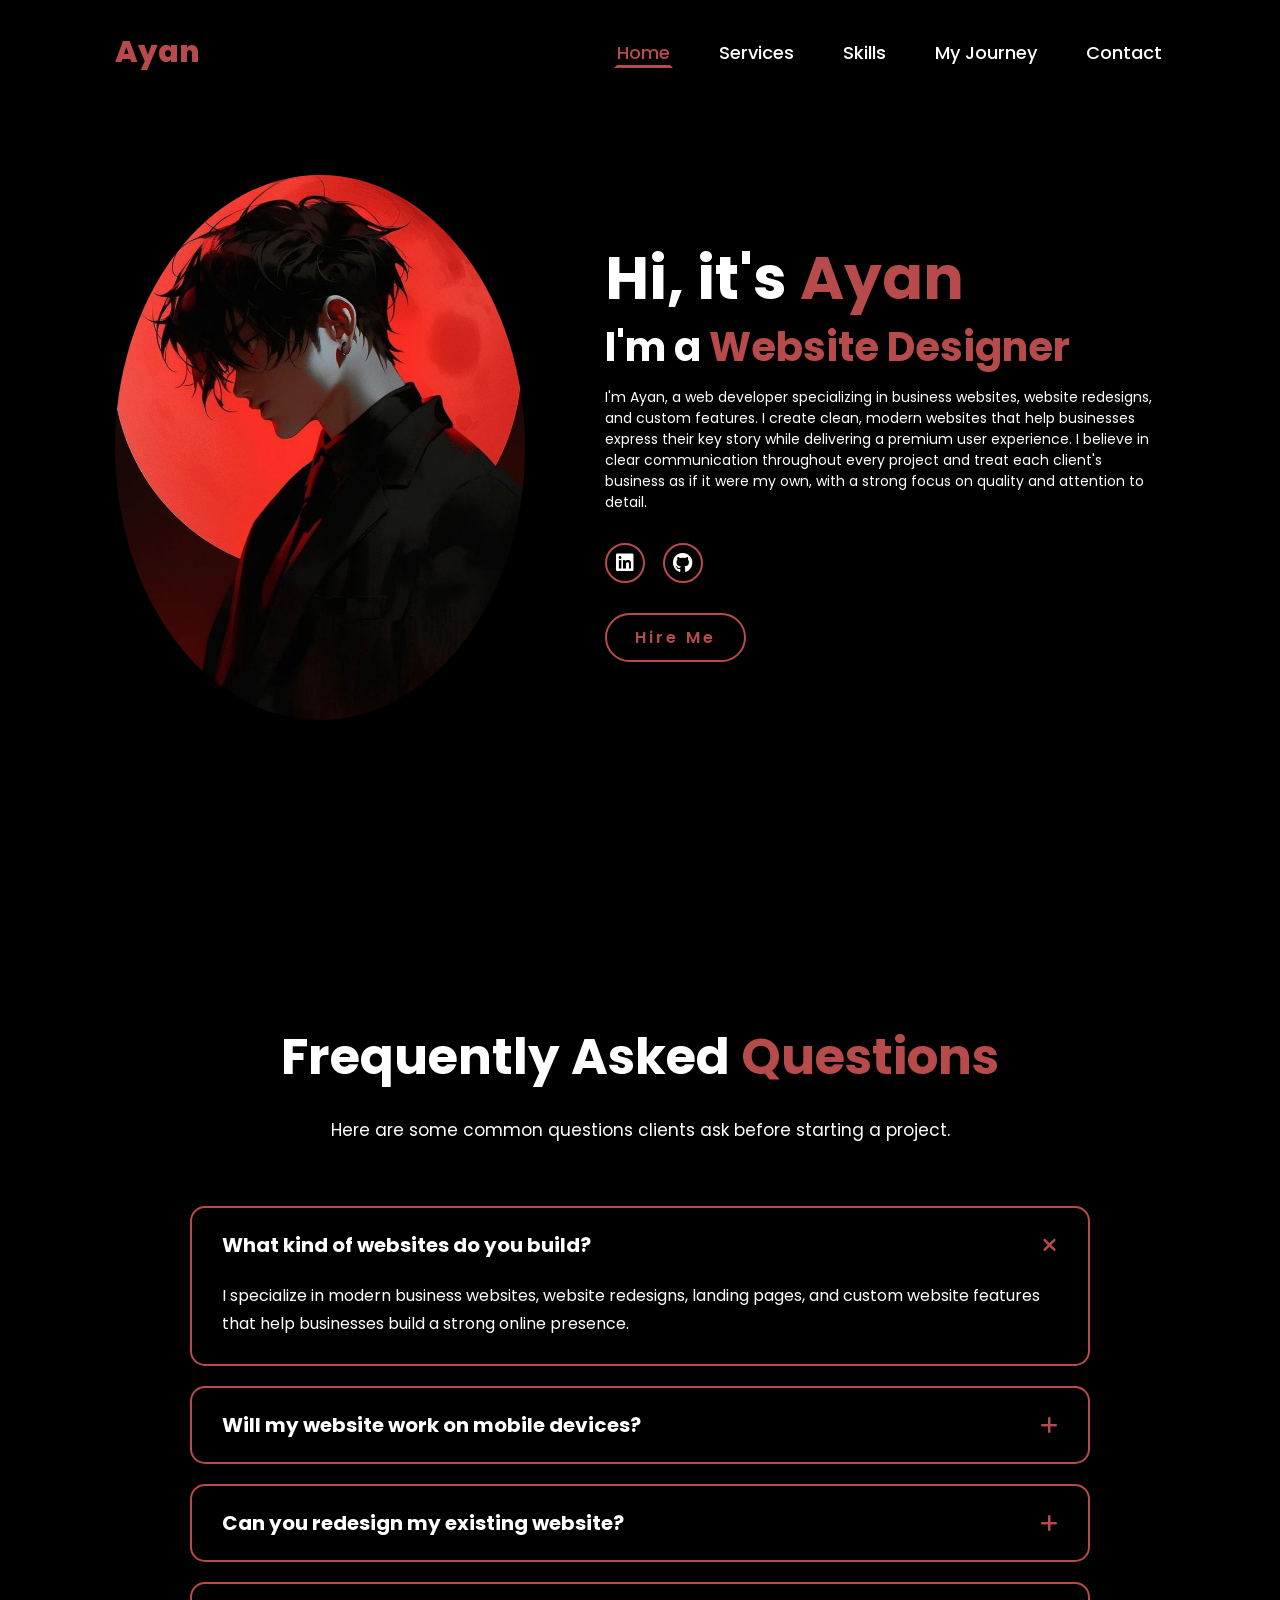
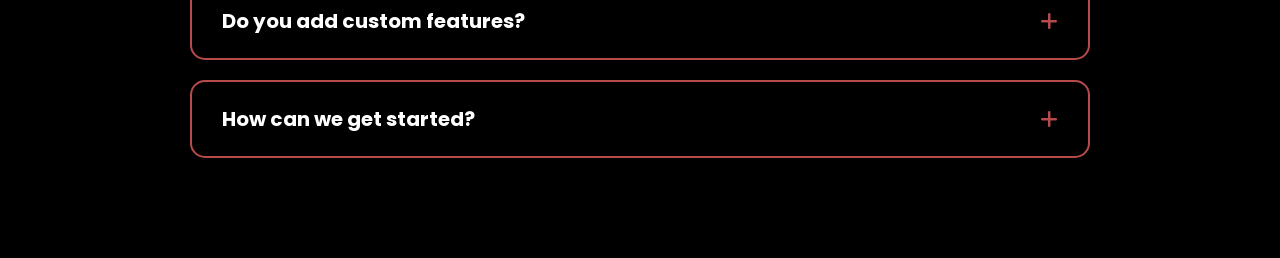
<file: index.html>
<!DOCTYPE html>
<html lang="en">
<head>
    <meta charset="UTF-8">
    <meta name="viewport" content="width=device-width, initial-scale=1.0">
    <link rel="stylesheet" href="style.css">
    <link rel="stylesheet" href="https://cdnjs.cloudflare.com/ajax/libs/font-awesome/6.5.2/css/all.min.css">
    <title>Ayan's Portfolio</title>
</head>
<body>
    <header>
        <a href="#" class="logo">Ayan</a>
        <i class="fa-solid fa-bars" id="menu-icon"></i>


        <nav>
            <a href="#" class="active">Home</a>
            <a href="service.html">Services</a>
            <a href="skill.html">Skills</a>
            <a href="myjourney.html">My Journey</a>
            <a href="contact.html">Contact</a>
        </nav>
    </header>
    <section class="home">
        <div class="home-img">
            <img src="main.jpg" alt="">
        </div>
        <div class="home-content">
            <h1>Hi, it's <Span>Ayan</Span></h1>
            <h3 class="typing-text">I'm a <Span> </Span></h3>
            <p> I'm Ayan, a web developer specializing in business websites, website redesigns, and custom features. I create clean, modern websites that help businesses express their key story while delivering a premium user experience. I believe in clear communication throughout every project and treat each client's business as if it were my own, with a strong focus on quality and attention to detail.
</p>
            <div class="social-icons">
                <a href="https://www.linkedin.com/in/ayannaayak?utm_source=share_via&utm_content=profile&utm_medium=member_android"><i class="fa-brands fa-linkedin"></i></a>
                <a href="https://github.com/ayannaayak"><i class="fa-brands fa-github"></i></a>
                <!-- <a href="#"><i class="fa-brands fa-instagram"></i></a> -->
            </div>
            <a href="contact.html" class="btn">Hire Me</a>
        </div>
    </section>
    <section class="faq">

    <div class="faq-heading">
        <h1>Frequently Asked <span>Questions</span></h1>

        <p>
            Here are some common questions clients ask before starting a project.
        </p>
    </div>

    <div class="faq-container">

        <div class="faq-item active">
            <div class="faq-question">
                <h3>What kind of websites do you build?</h3>
                <i class="fa-solid fa-plus"></i>
            </div>

            <div class="faq-answer">
                <p>
                    I specialize in modern business websites, website redesigns,
                    landing pages, and custom website features that help businesses
                    build a strong online presence.
                </p>
            </div>
        </div>

        <div class="faq-item">
            <div class="faq-question">
                <h3>Will my website work on mobile devices?</h3>
                <i class="fa-solid fa-plus"></i>
            </div>

            <div class="faq-answer">
                <p>
                    Yes. Every website I build is fully responsive and optimized for
                    desktops, tablets, and smartphones.
                </p>
            </div>
        </div>

        <div class="faq-item">
            <div class="faq-question">
                <h3>Can you redesign my existing website?</h3>
                <i class="fa-solid fa-plus"></i>
            </div>

            <div class="faq-answer">
                <p>
                    Absolutely. I can redesign outdated websites with a modern look,
                    improved performance, and a better user experience while keeping
                    your business goals in mind.
                </p>
            </div>
        </div>

        <div class="faq-item">
            <div class="faq-question">
                <h3>Do you add custom features?</h3>
                <i class="fa-solid fa-plus"></i>
            </div>

            <div class="faq-answer">
                <p>
                    Yes. Whether you need booking forms, calculators, custom sections,
                    interactive components, or other unique functionality, I can build
                    features tailored to your requirements.
                </p>
            </div>
        </div>

        <div class="faq-item">
            <div class="faq-question">
                <h3>How can we get started?</h3>
                <i class="fa-solid fa-plus"></i>
            </div>

            <div class="faq-answer">
                <p>
                    Simply contact me through the Contact page or LinkedIn. We'll
                    discuss your project, your goals, and the best solution for your
                    business.
                </p>
            </div>
        </div>

    </div>

</section>
    <script src="script.js"></script>
</body>
</html>
</file>
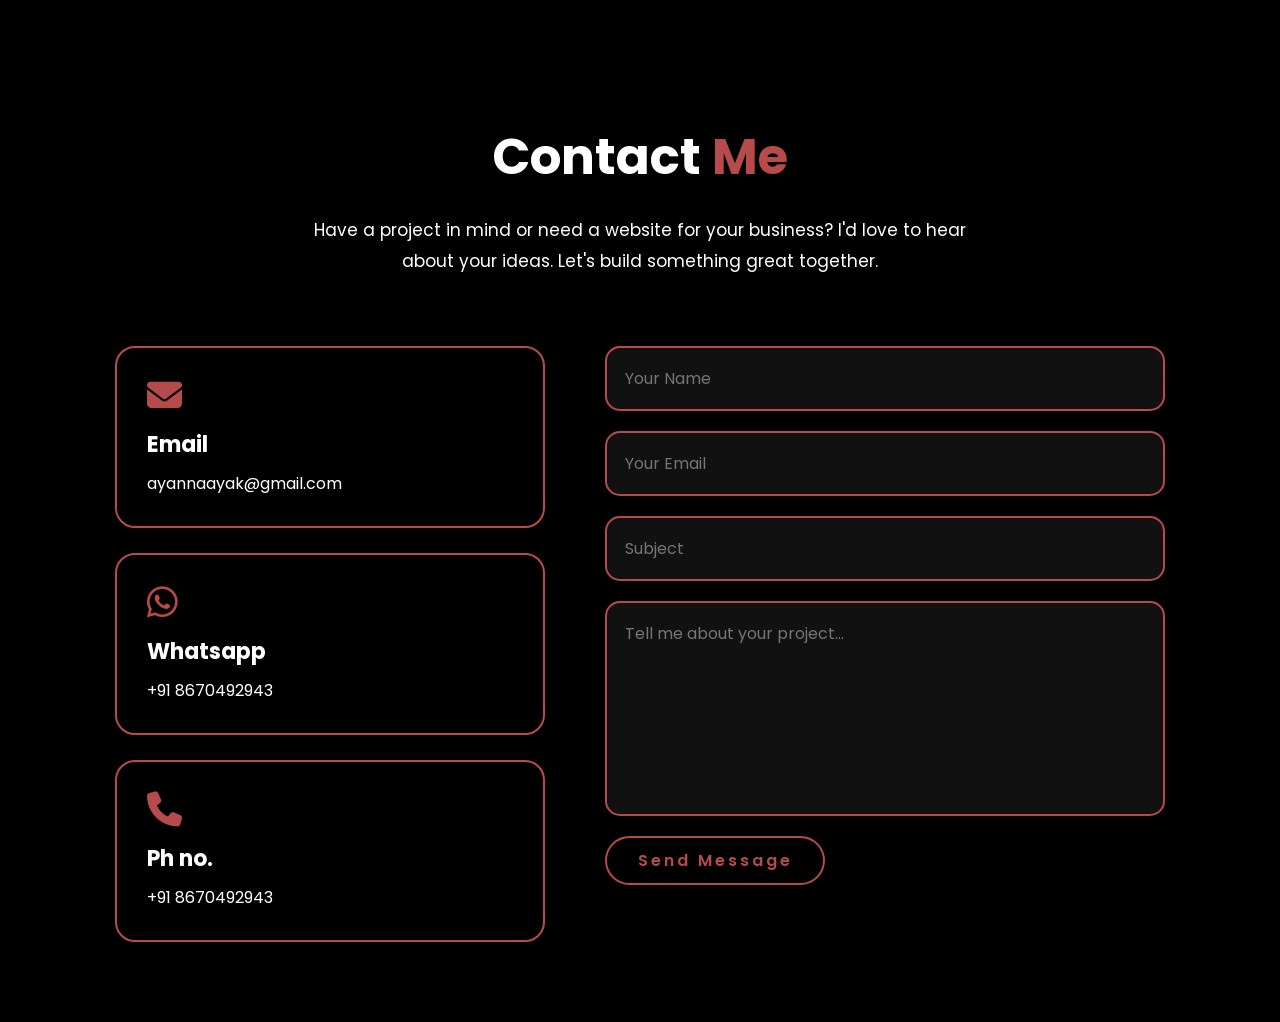
<file: contact.html>
<!DOCTYPE html>
<html lang="en">
<head>
    <meta charset="UTF-8">
    <meta name="viewport" content="width=device-width, initial-scale=1.0">
    <link rel="stylesheet" href="https://cdnjs.cloudflare.com/ajax/libs/font-awesome/6.5.2/css/all.min.css">
    <link rel="stylesheet" href="contact.style.css">
    <link rel="stylesheet" href="style.css">
    <title>Contact</title>
</head>
<body>
    <section class="contact">

    <div class="contact-heading">

        <h1>Contact <span>Me</span></h1>

        <p>
            Have a project in mind or need a website for your business?
            I'd love to hear about your ideas. Let's build something great together.
        </p>

    </div>

    <div class="contact-container">

        <div class="contact-info">

            <div class="info-box">
                <i class="fa-solid fa-envelope"></i>
                <h3>Email</h3>
                <p>ayannaayak@gmail.com</p>
            </div>

            <div class="info-box">
                <i class="fa-brands fa-whatsapp"></i>
                <h3>Whatsapp</h3>
                <p>+91 8670492943</p>
            </div>

            <div class="info-box">
                <i class="fa-solid fa-phone"></i>
                <h3>Ph no.</h3>
                <p>+91 8670492943</p>
            </div>

        </div>

        <form class="contact-form">

            <input type="text" placeholder="Your Name" required>

            <input type="email" placeholder="Your Email" required>

            <input type="text" placeholder="Subject">

            <textarea rows="7" placeholder="Tell me about your project..." required></textarea>

            <button class="btn">Send Message</button>

        </form>

    </div>

</section>
</body>
</html>
</file>
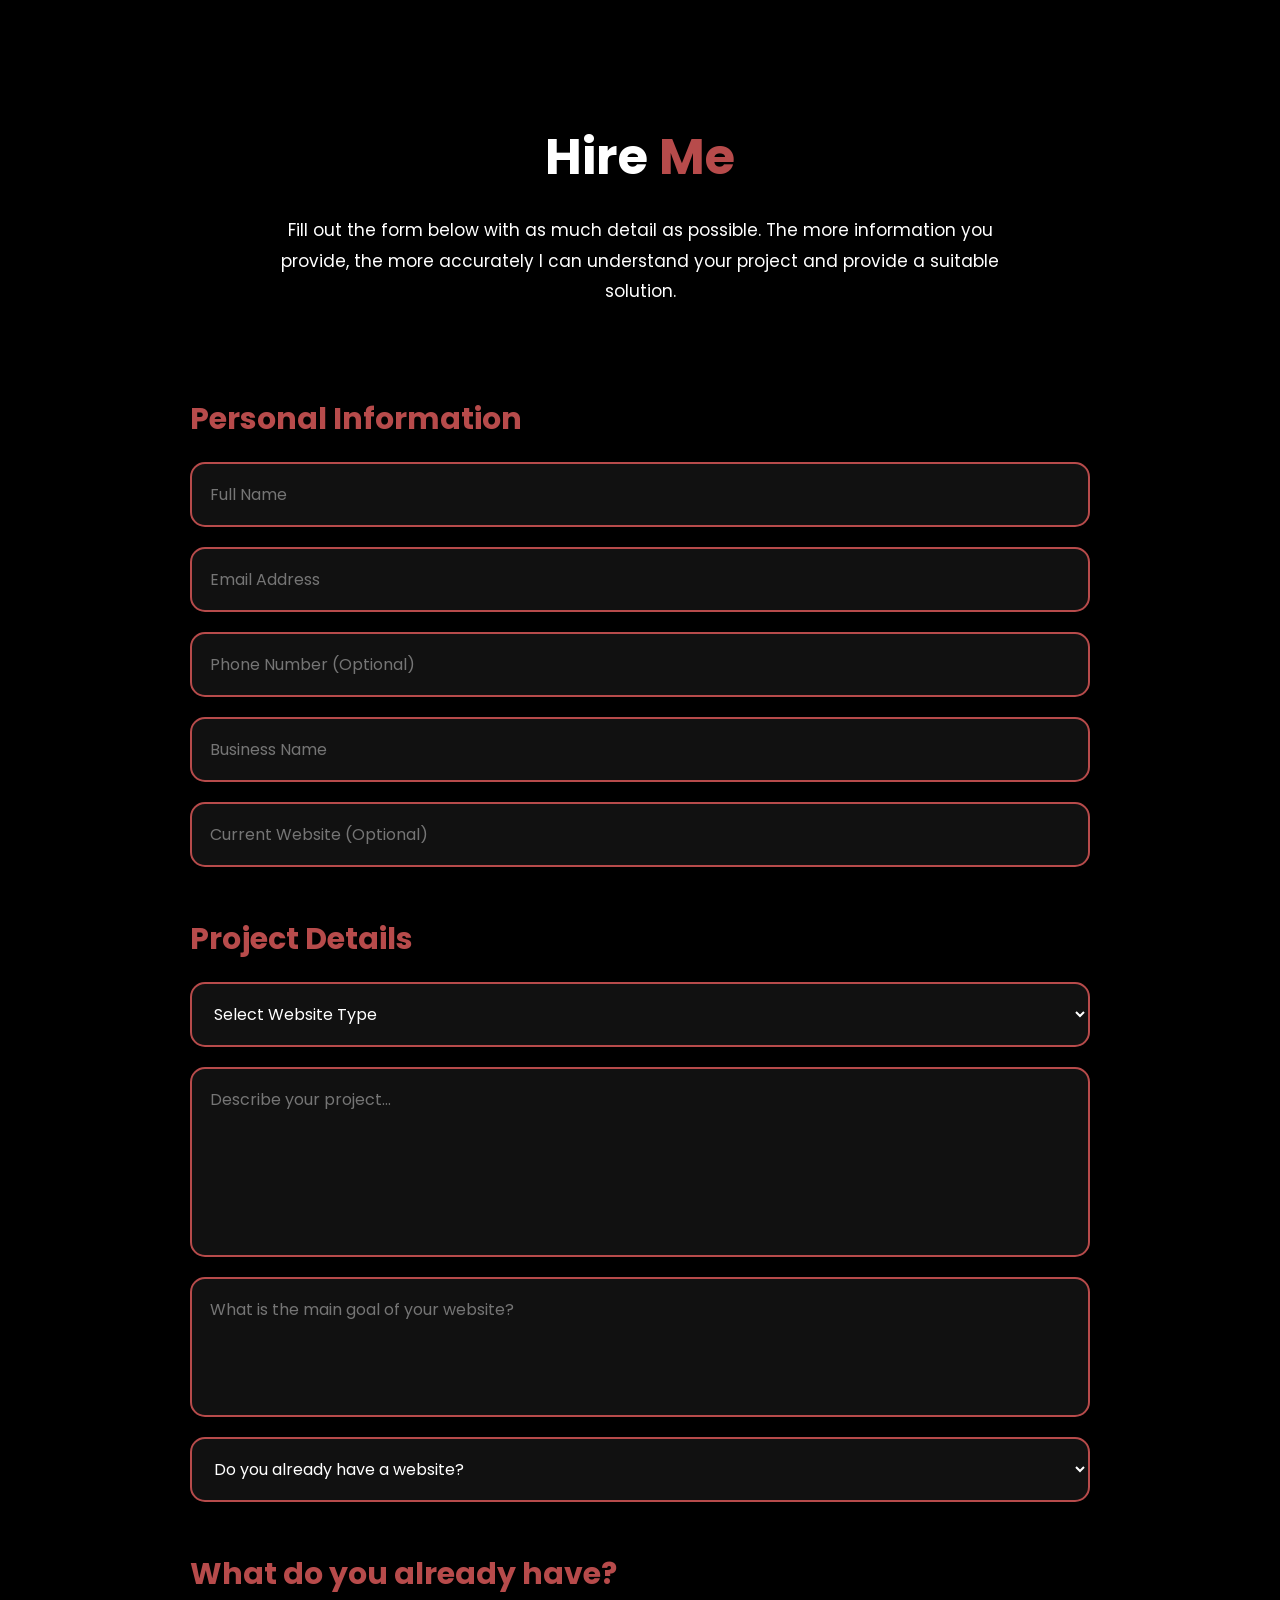
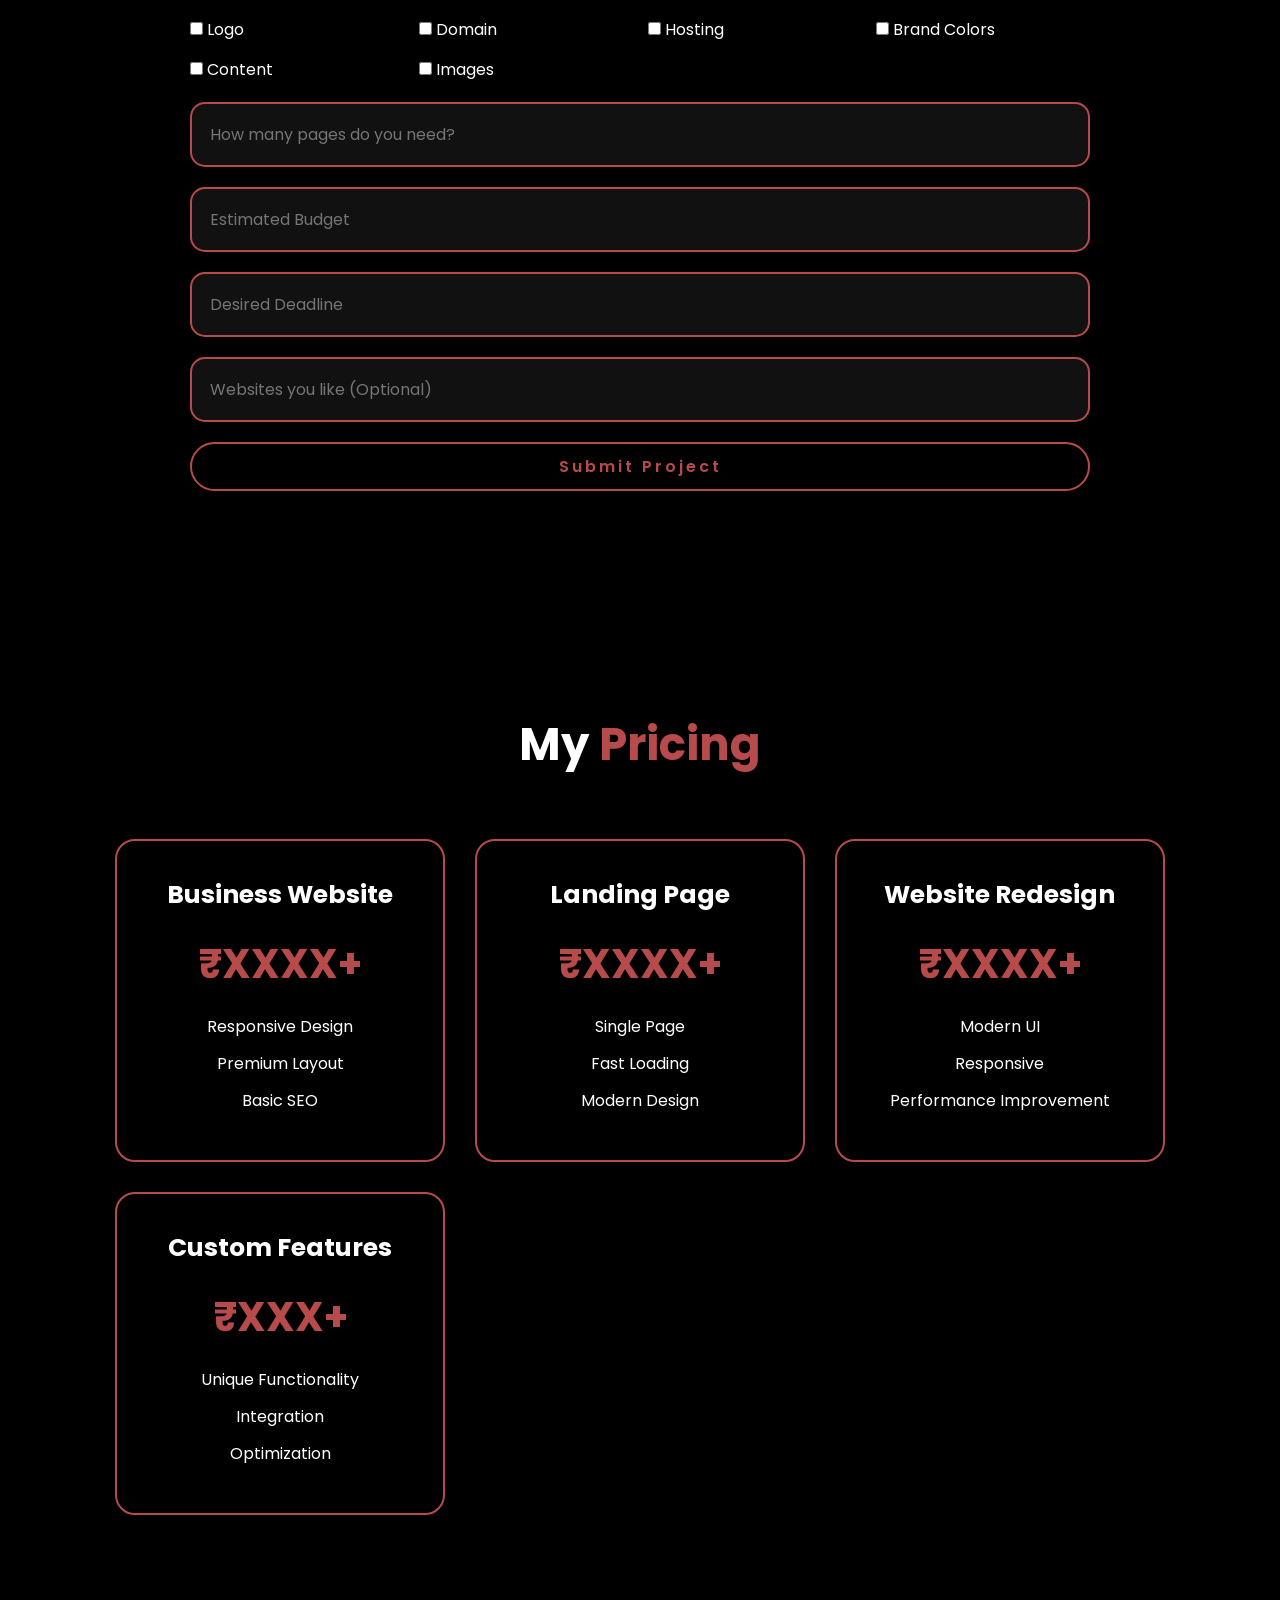
<file: hireme.html>
<!DOCTYPE html>
<html lang="en">
<head>
    <meta charset="UTF-8">
    <meta name="viewport" content="width=device-width, initial-scale=1.0">
    <link rel="stylesheet" href="hireme.style.css">
    <link rel="stylesheet" href="style.css">
    <title>Hire Me</title>
</head>
<body>
    <section class="hire">

    <div class="hire-heading">
        <h1>Hire <span>Me</span></h1>

        <p>
            Fill out the form below with as much detail as possible.
            The more information you provide, the more accurately I can
            understand your project and provide a suitable solution.
        </p>
    </div>

    <form class="hire-form">

        <h2>Personal Information</h2>

        <input type="text" placeholder="Full Name" required>
        <input type="email" placeholder="Email Address" required>
        <input type="tel" placeholder="Phone Number (Optional)">
        <input type="text" placeholder="Business Name">
        <input type="url" placeholder="Current Website (Optional)">

        <h2>Project Details</h2>

        <select>
            <option>Select Website Type</option>
            <option>Business Website</option>
            <option>Landing Page</option>
            <option>Portfolio</option>
            <option>E-commerce</option>
            <option>Blog</option>
            <option>Other</option>
        </select>

        <textarea rows="6" placeholder="Describe your project..."></textarea>

        <textarea rows="4" placeholder="What is the main goal of your website?"></textarea>

        <select>
            <option>Do you already have a website?</option>
            <option>Yes</option>
            <option>No</option>
        </select>

        <h2>What do you already have?</h2>

        <div class="check-grid">

            <label><input type="checkbox"> Logo</label>
            <label><input type="checkbox"> Domain</label>
            <label><input type="checkbox"> Hosting</label>
            <label><input type="checkbox"> Brand Colors</label>
            <label><input type="checkbox"> Content</label>
            <label><input type="checkbox"> Images</label>

        </div>

        <input type="number" placeholder="How many pages do you need?">

        <input type="text" placeholder="Estimated Budget">

        <input type="text" placeholder="Desired Deadline">

        <input type="url" placeholder="Websites you like (Optional)">

        <button class="btn">Submit Project</button>

    </form>

</section>


<section class="pricing">

    <h2>My <span>Pricing</span></h2>

    <div class="pricing-container">

        <div class="price-card">
            <h3>Business Website</h3>
            <h1>₹XXXX+</h1>
            <p>Responsive Design</p>
            <p>Premium Layout</p>
            <p>Basic SEO</p>
        </div>

        <div class="price-card">
            <h3>Landing Page</h3>
            <h1>₹XXXX+</h1>
            <p>Single Page</p>
            <p>Fast Loading</p>
            <p>Modern Design</p>
        </div>

        <div class="price-card">
            <h3>Website Redesign</h3>
            <h1>₹XXXX+</h1>
            <p>Modern UI</p>
            <p>Responsive</p>
            <p>Performance Improvement</p>
        </div>

        <div class="price-card">
            <h3>Custom Features</h3>
            <h1>₹XXX+</h1>
            <p>Unique Functionality</p>
            <p>Integration</p>
            <p>Optimization</p>
        </div>

    </div>

</section>
</body>
</html>
</file>
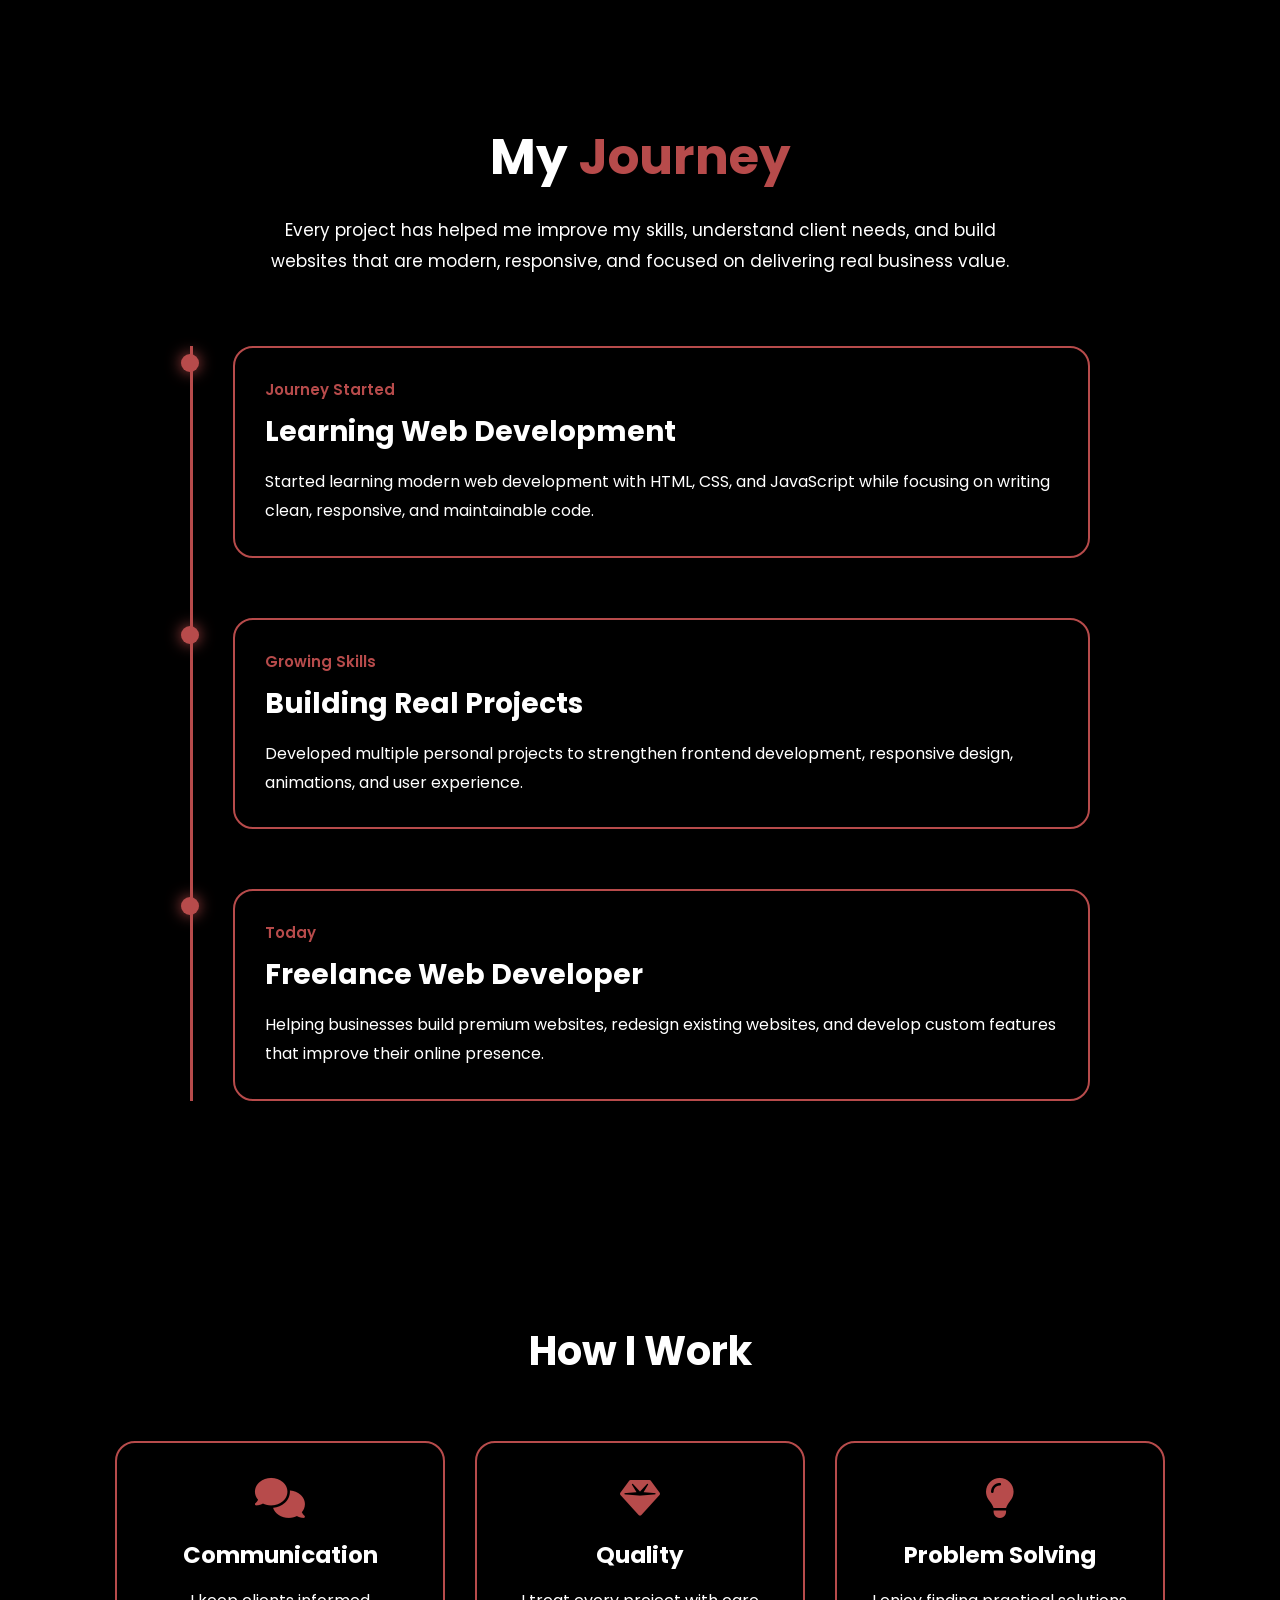
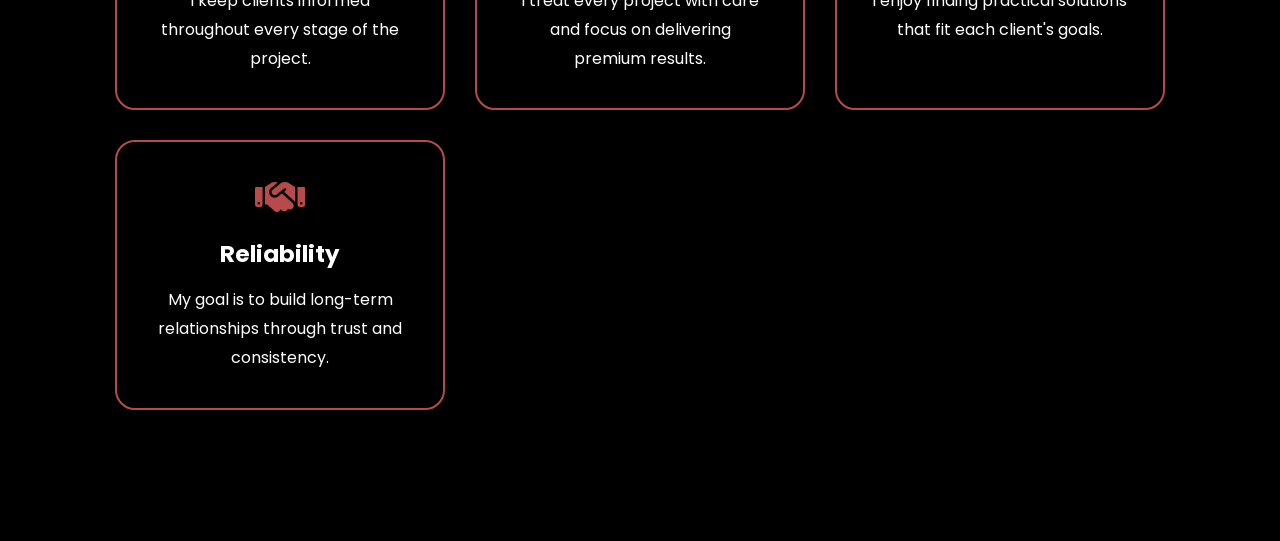
<file: myjourney.html>
<!DOCTYPE html>
<html lang="en">
<head>
    <meta charset="UTF-8">
    <meta name="viewport" content="width=device-width, initial-scale=1.0">
    <link rel="stylesheet" href="myjourney.style.css">
    <link rel="stylesheet" href="https://cdnjs.cloudflare.com/ajax/libs/font-awesome/6.5.2/css/all.min.css">
    <link rel="stylesheet" href="style.css">
    <title>My Journey</title>
</head>
<body>
    <section class="experience">

    <div class="experience-heading">

        <h1>My <span>Journey</span></h1>

        <p>
            Every project has helped me improve my skills, understand client needs,
            and build websites that are modern, responsive, and focused on delivering
            real business value.
        </p>

    </div>

    <div class="timeline">

        <div class="timeline-item">
            <div class="timeline-dot"></div>

            <div class="timeline-content">

                <span class="year">Journey Started</span>

                <h2>Learning Web Development</h2>

                <p>
                    Started learning modern web development with HTML, CSS, and
                    JavaScript while focusing on writing clean, responsive, and
                    maintainable code.
                </p>

            </div>
        </div>

        <div class="timeline-item">

            <div class="timeline-dot"></div>

            <div class="timeline-content">

                <span class="year">Growing Skills</span>

                <h2>Building Real Projects</h2>

                <p>
                    Developed multiple personal projects to strengthen frontend
                    development, responsive design, animations, and user experience.
                </p>

            </div>

        </div>

        <div class="timeline-item">

            <div class="timeline-dot"></div>

            <div class="timeline-content">

                <span class="year">Today</span>

                <h2>Freelance Web Developer</h2>

                <p>
                    Helping businesses build premium websites, redesign existing
                    websites, and develop custom features that improve their online
                    presence.
                </p>

            </div>

        </div>

    </div>

</section>


<section class="values">

    <h2>How I Work</h2>

    <div class="values-container">

        <div class="value-card">
            <i class="fa-solid fa-comments"></i>
            <h3>Communication</h3>
            <p>I keep clients informed throughout every stage of the project.</p>
        </div>

        <div class="value-card">
            <i class="fa-solid fa-gem"></i>
            <h3>Quality</h3>
            <p>I treat every project with care and focus on delivering premium results.</p>
        </div>

        <div class="value-card">
            <i class="fa-solid fa-lightbulb"></i>
            <h3>Problem Solving</h3>
            <p>I enjoy finding practical solutions that fit each client's goals.</p>
        </div>

        <div class="value-card">
            <i class="fa-solid fa-handshake"></i>
            <h3>Reliability</h3>
            <p>My goal is to build long-term relationships through trust and consistency.</p>
        </div>

    </div>

</section>
</body>
</html>
</file>
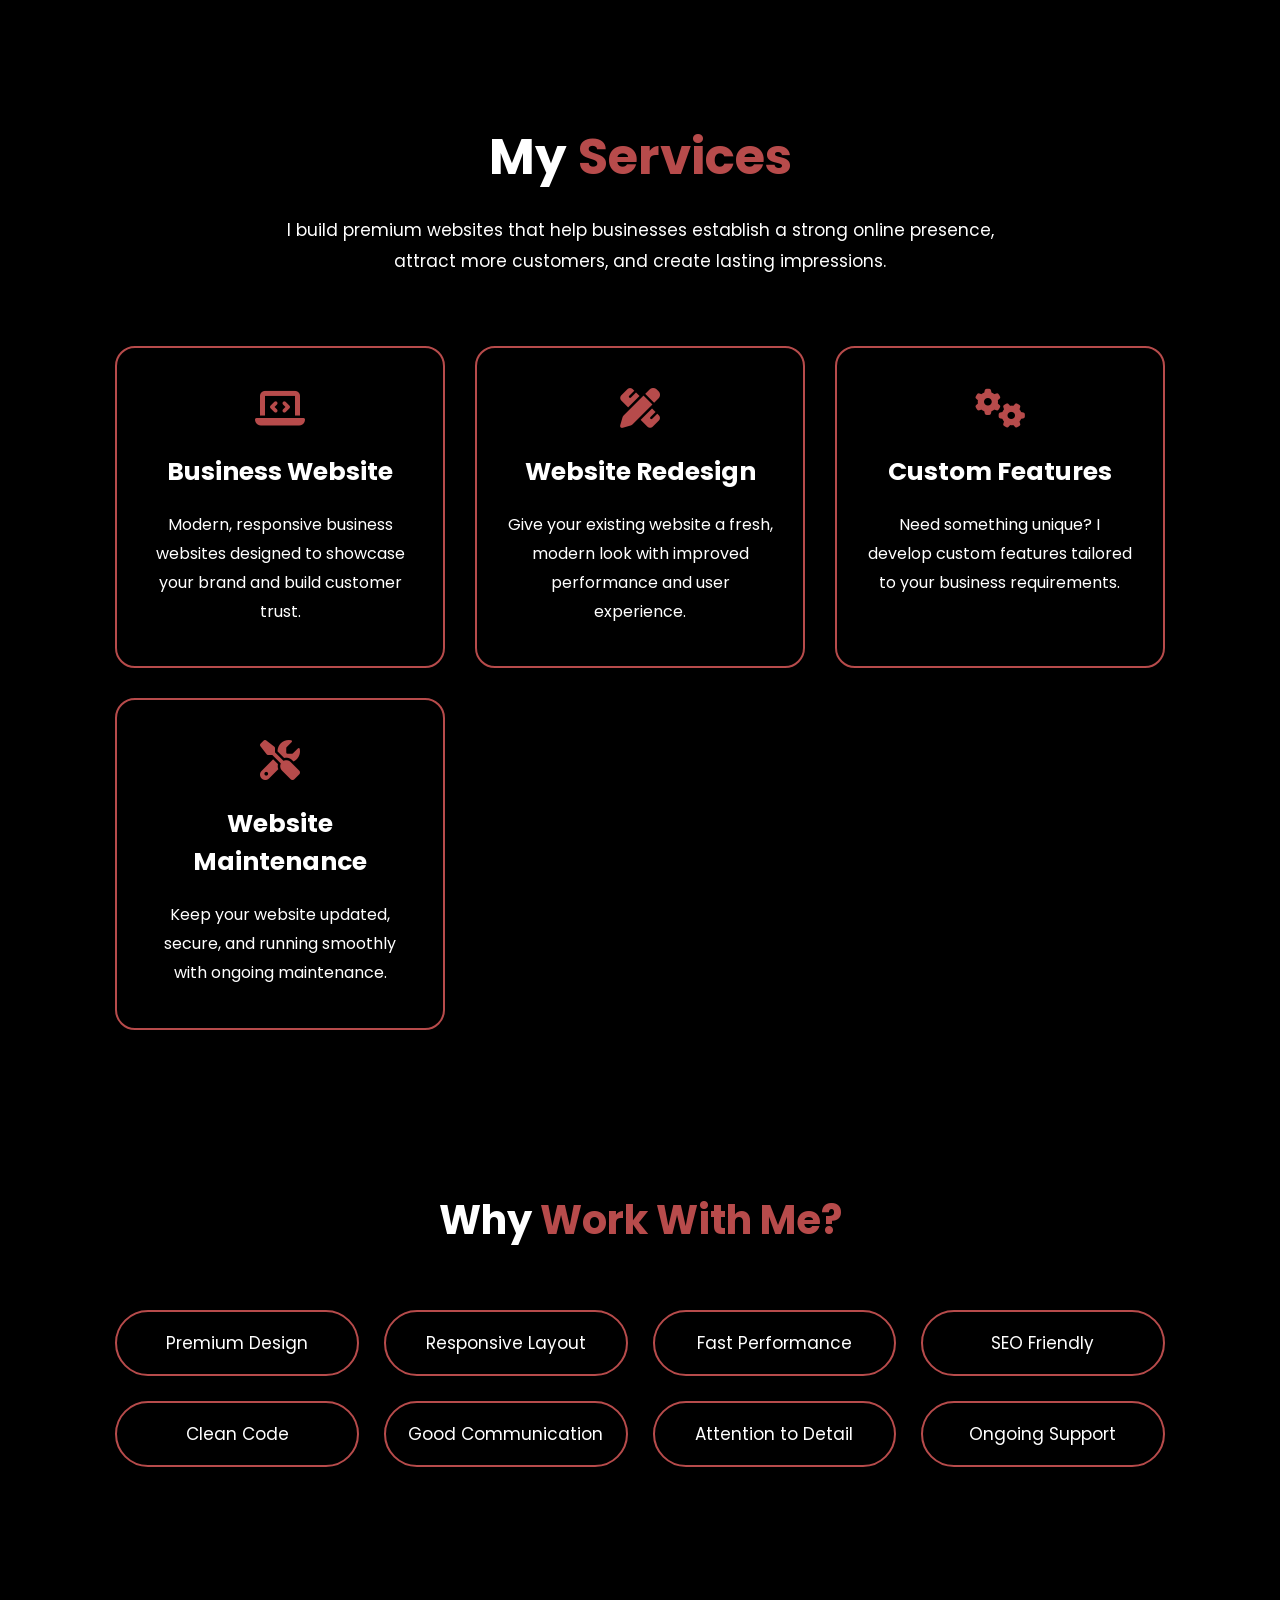
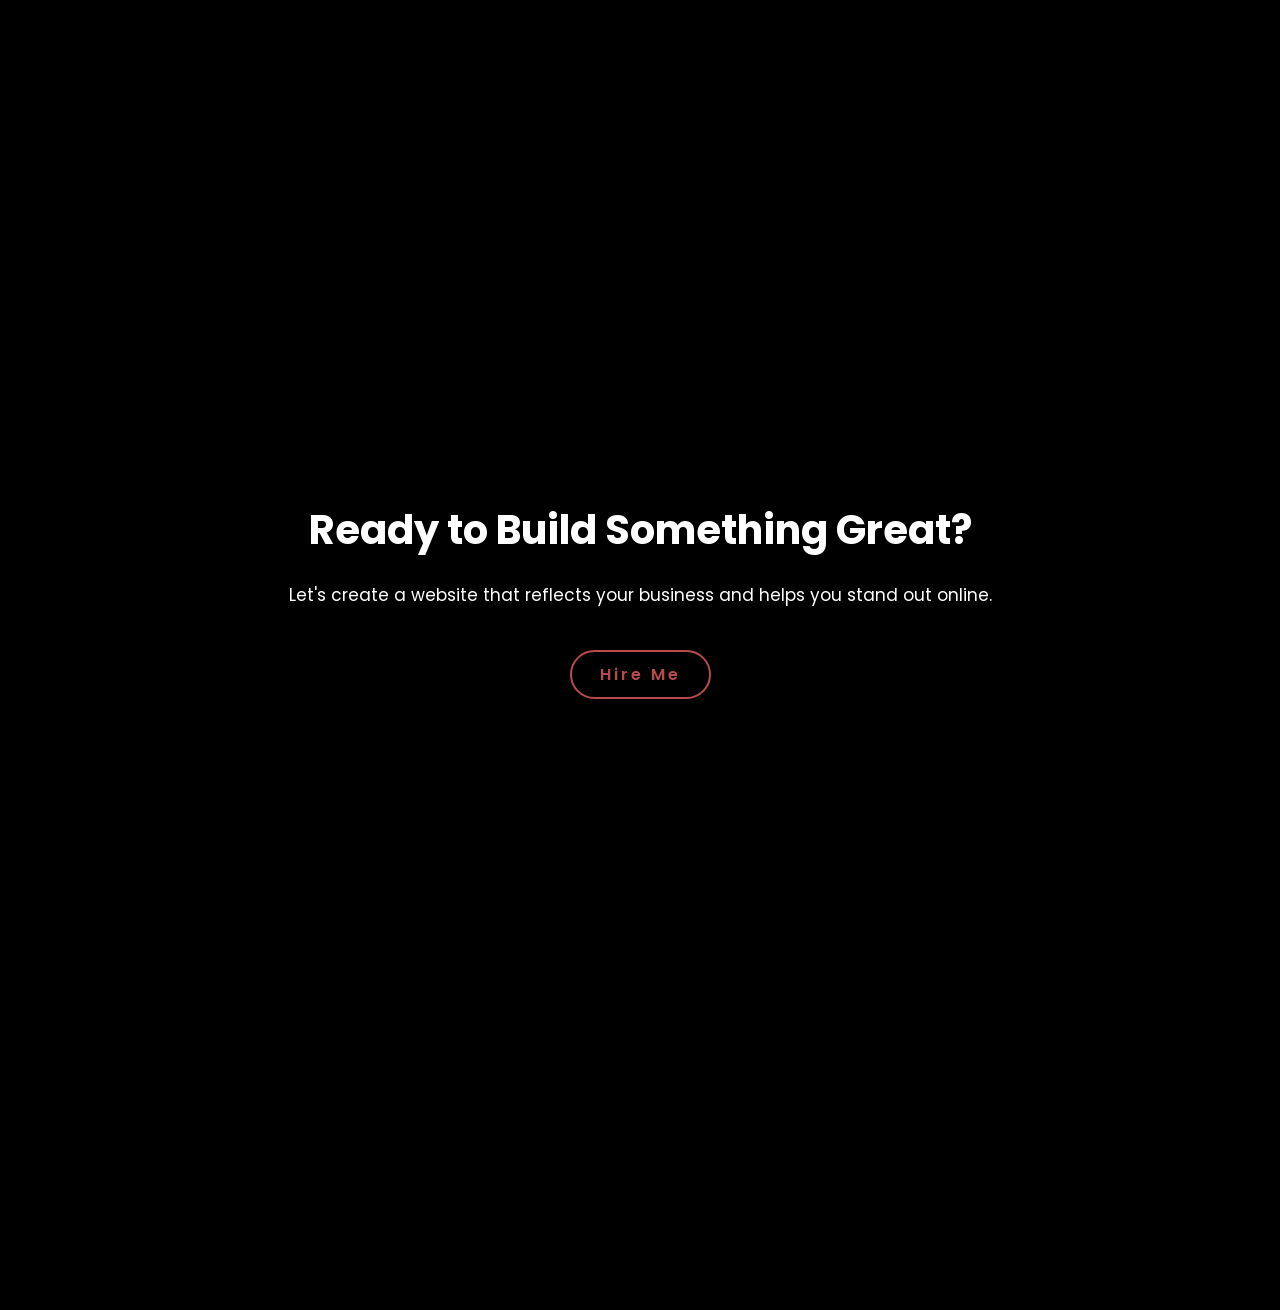
<file: service.html>
<!DOCTYPE html>
<html lang="en">
<head>
    <meta charset="UTF-8">
    <meta name="viewport" content="width=device-width, initial-scale=1.0">
    <link rel="stylesheet" href="https://cdnjs.cloudflare.com/ajax/libs/font-awesome/6.5.2/css/all.min.css">
    <link rel="stylesheet" href="style.service.css">
    <link rel="stylesheet" href="style.css">
    <title>Service</title>
</head>
<body>
    <section class="services">

    <div class="services-heading">
        <h1>My <span>Services</span></h1>
        <p>
            I build premium websites that help businesses establish a strong online presence,
            attract more customers, and create lasting impressions.
        </p>
    </div>

    <div class="services-container">

        <div class="service-card">
            <i class="fa-solid fa-laptop-code"></i>
            <h2>Business Website</h2>

            <p>
                Modern, responsive business websites designed to showcase your brand and build customer trust.
            </p>
        </div>

        <div class="service-card">
            <i class="fa-solid fa-pen-ruler"></i>
            <h2>Website Redesign</h2>

            <p>
                Give your existing website a fresh, modern look with improved performance and user experience.
            </p>
        </div>

        <div class="service-card">
                <i class="fa-solid fa-gears"></i>
                <h2>Custom Features</h2>

                <p>
                    Need something unique? I develop custom features tailored to your business requirements.
                </p>
            </div>

            <div class="service-card">
                <i class="fa-solid fa-screwdriver-wrench"></i>
                <h2>Website Maintenance</h2>

                <p>
                    Keep your website updated, secure, and running smoothly with ongoing maintenance.
                </p>
            </div>

        </div>

    </section>

    <section class="why-me">

        <h2>Why <span>Work With Me?</span></h2>

        <div class="why-container">

            <div class="why-box">Premium Design</div>
            <div class="why-box">Responsive Layout</div>
            <div class="why-box">Fast Performance</div>
            <div class="why-box">SEO Friendly</div>
            <div class="why-box">Clean Code</div>
            <div class="why-box">Good Communication</div>
            <div class="why-box">Attention to Detail</div>
            <div class="why-box">Ongoing Support</div>

        </div>

    </section>

    <section class="service-cta">

        <h2>Ready to Build Something Great?</h2>

        <p>
            Let's create a website that reflects your business and helps you stand out online.
        </p>

        <a href="contact.html" class="btn">Hire Me</a>

    </section>
</body>
</html>
</file>
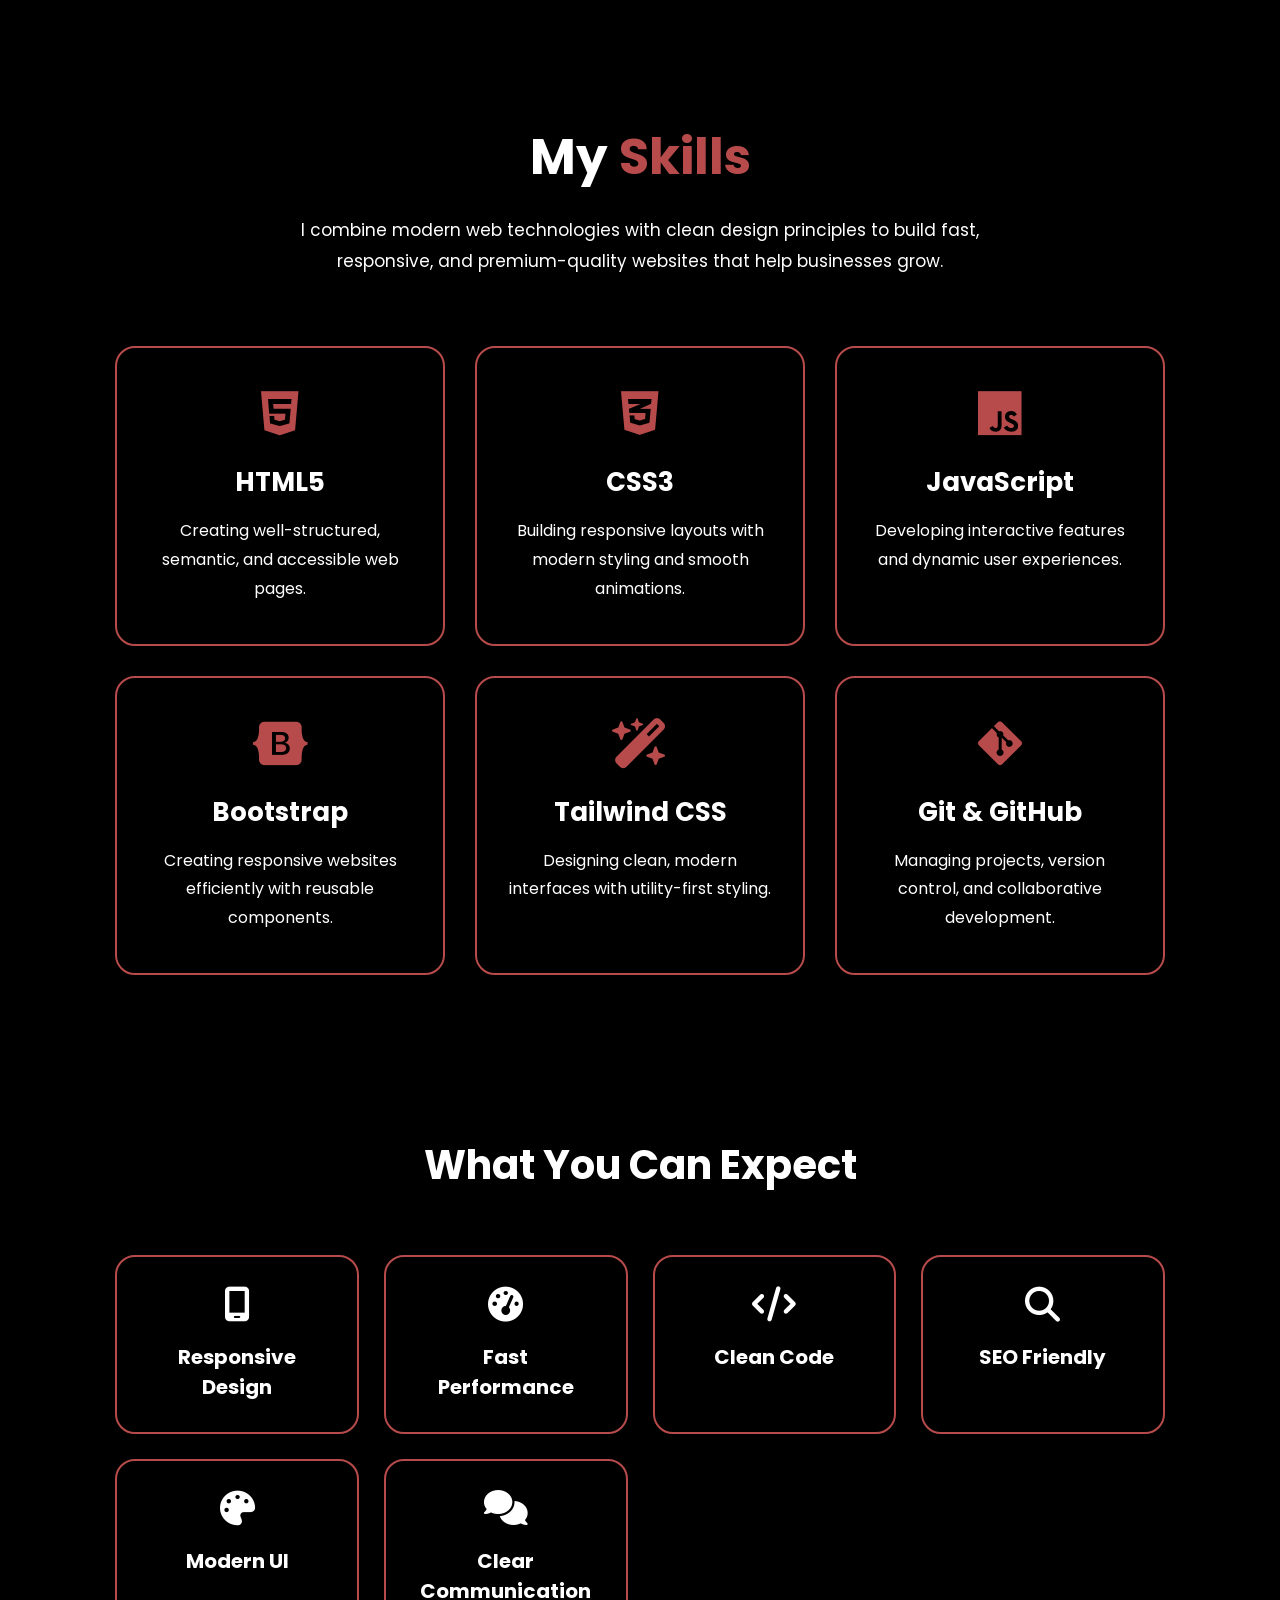
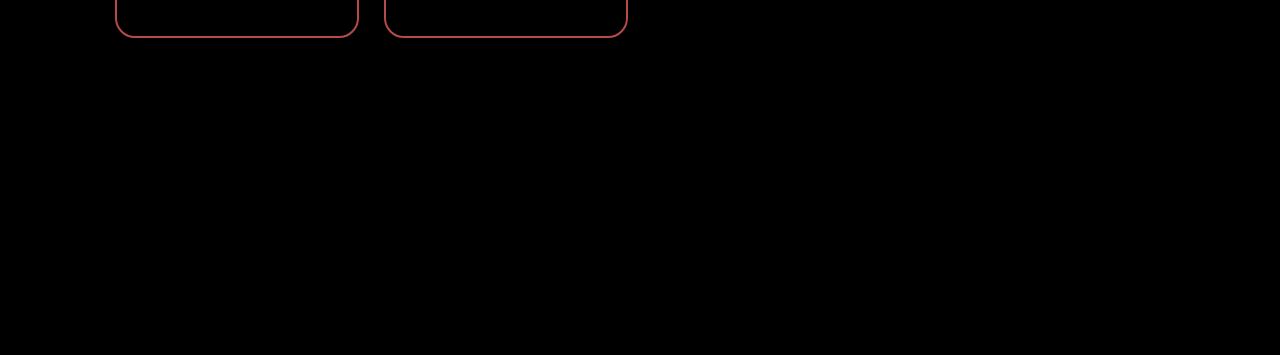
<file: skill.html>
<!DOCTYPE html>
<html lang="en">
<head>
    <meta charset="UTF-8">
    <meta name="viewport" content="width=device-width, initial-scale=1.0">
    <link rel="stylesheet" href="https://cdnjs.cloudflare.com/ajax/libs/font-awesome/6.5.2/css/all.min.css">
    <link rel="stylesheet" href="skills.style.css">
    <link rel="stylesheet" href="style.css">
    <title>Skills</title>
</head>
<body>
    <section class="skills">

    <div class="skills-heading">
        <h1>My <span>Skills</span></h1>

        <p>
            I combine modern web technologies with clean design principles to build
            fast, responsive, and premium-quality websites that help businesses grow.
        </p>
    </div>

    <div class="skills-container">

        <div class="skill-card">
            <i class="fa-brands fa-html5"></i>
            <h2>HTML5</h2>
            <p>Creating well-structured, semantic, and accessible web pages.</p>
        </div>

        <div class="skill-card">
            <i class="fa-brands fa-css3-alt"></i>
            <h2>CSS3</h2>
            <p>Building responsive layouts with modern styling and smooth animations.</p>
        </div>

        <div class="skill-card">
            <i class="fa-brands fa-js"></i>
            <h2>JavaScript</h2>
            <p>Developing interactive features and dynamic user experiences.</p>
        </div>

        <div class="skill-card">
            <i class="fa-brands fa-bootstrap"></i>
            <h2>Bootstrap</h2>
            <p>Creating responsive websites efficiently with reusable components.</p>
        </div>

        <div class="skill-card">
            <i class="fa-solid fa-wand-magic-sparkles"></i>
            <h2>Tailwind CSS</h2>
            <p>Designing clean, modern interfaces with utility-first styling.</p>
        </div>

        <div class="skill-card">
            <i class="fa-brands fa-git-alt"></i>
            <h2>Git & GitHub</h2>
            <p>Managing projects, version control, and collaborative development.</p>
        </div>

    </div>

</section>

<section class="strengths">

    <h2>What You Can Expect</h2>

    <div class="strengths-container">

        <div class="strength-box">
            <i class="fa-solid fa-mobile-screen"></i>
            <h3>Responsive Design</h3>
        </div>

        <div class="strength-box">
            <i class="fa-solid fa-gauge-high"></i>
            <h3>Fast Performance</h3>
        </div>

        <div class="strength-box">
            <i class="fa-solid fa-code"></i>
            <h3>Clean Code</h3>
        </div>

        <div class="strength-box">
            <i class="fa-solid fa-magnifying-glass"></i>
            <h3>SEO Friendly</h3>
        </div>

        <div class="strength-box">
            <i class="fa-solid fa-palette"></i>
            <h3>Modern UI</h3>
        </div>

        <div class="strength-box">
            <i class="fa-solid fa-comments"></i>
            <h3>Clear Communication</h3>
        </div>

    </div>

</section>
</body>
</html>
</file>
<file: style.css>
@import url('https://fonts.googleapis.com/css2?family=Poppins:wght@100;200;300;400;500;600&display=swap');

*{
    margin: 0;
    padding: 0;
    box-sizing: border-box;
    text-decoration: none;
    border: none;
    outline: none;
    font-family: 'poppins',sans-serif;
}

html{
    font-size: 62.5%;
}

body{
    width: 100%;
    height: 100vh;
    overflow-x: hidden;background-color: #000;
    color: #fff;
}

header{
    margin-top: 20px;
    position: fixed;
    top: 0px;
    left: 0px;
    width: 100%;
    padding: 1rem 9%;
    background-color: transparent;
    filter: drop-shadow(10px);
    display: flex;
    justify-content: space-between;
    align-items: center;
    z-index: 100;
}

.logo{
    font-size: 3rem;
    color: #b74b4b;
    font-weight: 800;
    cursor: pointer;
    transition: 0.5s ease;
}

.logo:hover{
    transform: scale(1.1);
}

nav a{
    font-size: 1.8rem;
    color: #fff;
    margin-left: 4rem;
    font-weight: 500;
    transition: 0.3s ease;
    border: 3px solid transparent;
}

nav a:hover,
nav a.active{
    color: #b74b4b;
    border-bottom: 3px solid #b74b4b;
}

#menu-icon{
    font-size:3rem;
    color: #b74b4b;
    cursor:pointer;
    display:none;
    z-index: 101;
}


@media (max-width:995px) {
    nav{
        position:absolute;
        display: none;
        top: 0;
        right: 0;
        width: 40%;
        border-left: 3px solid #b74b4b;
        border-bottom: 3px solid #b74b4b;
        border-bottom-left-radius: 2rem;
        padding: 1rem;
        background-color: #161616;
        border-top: 0.1rem solid rgba(0,0,0,0.1);
    }

    nav.active{
        display: block;
    }

    nav a{ 
        display: block;
        font-size: 2rem;
        margin: 3rem 0;
    }

    nav a:hover,
    nav a.active{
        padding: 1rem;
        border-radius: 0.5rem;
        border-bottom: 0.5rem solid #b74b4b;
    }

    #menu-icon{
    display:block;
    }
}

section{
    min-height: 100vh;
    padding: 5rem 9% 5rem;
}

.home{
    display: flex;
    justify-content: center;
    align-items: center;
    gap: 8rem;
    background-color: #000;
}

.home .home-content h1{
    font-size: 6rem;
    font-weight: 700;
    line-height: 1.3;
}

span{
    color: #b74b4b;
}

.home-content h3{
    font-size: 4rem;
    margin-bottom: 1rem;
    font-weight: 700;
}

.home-content p{
    font-size: 1.4rem;
}

.home-img{
    border-radius: 50%;
}

.home-img img{
    position: relative;
    width: 32vw;
    border-radius: 50%;
    box-shadow: 0 0 25px solid #b74b4b;
    cursor: pointer;
    transition: 2s linear;
}

.home-img img:hover{
    font-size: 1.8rem;
    font-weight: 500;
}

.social-icons a{
    color: #fff;
    display: inline-flex;
    justify-content: center;
    align-items: center;
    width: 4rem;
    height: 4rem;
    background-color: transparent;
    border: 0.2rem solid #b74b4b;
    font-size: 2rem;
    border-radius: 50%;
    margin: 3rem 1.5rem 3rem 0;
    transition: 0.3s ease;
}

.social-icons a:hover{
    color: #000;
    transform: scale(1.3) translateY(-5px);
    background-color: #b74b4b;
    box-shadow: 0 0 25px #b74b4b;
}

.btn{
    display: inline-block;
    padding: 1rem 2.8rem;
    background-color: #000;
    border-radius: 4rem;
    font-size: 1.6rem;
    color: #b74b4b;
    letter-spacing: 0.3rem;
    font-weight: 600;
    border: 2px solid #b74b4b;
    transition: 0.3s ease;
    cursor: pointer;
}

.btn:hover{
    transform: scale3d(1.03);
    background-color: #b74b4b;
    color: #000;
    box-shadow: 0 0 25px #b74b4b;
}

.typing-text{
    font-size: 34px;
    font-weight: 600;
    min-width: 280px;
}

.typing-text span{
    position: relative;
}

.typing-text span::before{
    content: "Website Designer";
    color: #b74b4b;
    animation: words 20s infinite;
}

.typing-text span::after{
    content: "";
    background-color: #000;
    position: absolute;
    width: calc(100% + 8px);
    height: 100%;
    border-left: 3px solid #000;
    right: -8;
    animation: cursor 0.6s infinite;
}

@keyframes cursor{
    to{
        border-left: 3px solid #b74b4b;
    }
}

@keyframes words {
    0%,25%{
        content: "Freelancer";
    }
    26%,50%{
        content: "website devloper";
    }
    51%,75%{
        content: "Online Presence Builder";
    }
    76%,100%{
        content: "Plant Lover";
    }
}

@media(max-width: 1000px){
    .home{
        gap: 4rem;

    }
}

@media(max-width: 995px){
    .home{
        flex-direction: column;
        margin: 5rem 4rem;
    }

    .home .home-content h3{
        font-size: 2.5rem;
    }

    .home-content h1{
        font-size: 5rem;
    }

    .home-img img{
        width: 70vw;
        margin-top: 4rem;
    }
}

.faq{
    padding:120px 9% 80px;
    background:#000;
    color:#fff;
}

.faq-heading{
    text-align:center;
    margin-bottom:60px;
}

.faq-heading h1{
    font-size:5rem;
    margin-bottom:20px;
}

.faq-heading p{
    max-width:700px;
    margin:auto;
    font-size:1.7rem;
    line-height:1.8;
}

.faq-container{
    max-width:900px;
    margin:auto;
}

.faq-item{
    border:2px solid #b74b4b;
    border-radius:15px;
    margin-bottom:20px;
    overflow:hidden;
    transition:.3s ease;
}

.faq-item:hover{
    box-shadow:0 0 20px #b74b4b;
}

.faq-question{
    display:flex;
    justify-content:space-between;
    align-items:center;
    padding:22px 30px;
    cursor:pointer;
}

.faq-question h3{
    font-size:2rem;
}

.faq-question i{
    color:#b74b4b;
    font-size:2rem;
    transition:.3s;
}

.faq-answer{
    max-height:0;
    overflow:hidden;
    transition:max-height .4s ease;
}

.faq-answer p{
    padding:0 30px 25px;
    font-size:1.6rem;
    line-height:1.8;
}

.faq-item.active .faq-answer{
    max-height:220px;
}

.faq-item.active .faq-question i{
    transform:rotate(45deg);
}
</file>
<file: contact.style.css>
@import url('https://fonts.googleapis.com/css2?family=Poppins:wght@100;200;300;400;500;600&display=swap');

*{
    margin: 0;
    padding: 0;
    box-sizing: border-box;
    text-decoration: none;
    border: none;
    outline: none;
    font-family: 'poppins',sans-serif;
}

html{
    font-size: 62.5%;
}

body{
    width: 100%;
    height: 100vh;
    overflow-x: hidden;background-color: #000;
    color: #fff;
}

.contact{
    padding:120px 9% 80px;
    background:#000;
    color:#fff;
}

.contact-heading{
    text-align:center;
    margin-bottom:70px;
}

.contact-heading h1{
    font-size:5rem;
    margin-bottom:20px;
}

.contact-heading p{
    max-width:700px;
    margin:auto;
    font-size:1.7rem;
    line-height:1.8;
}

.contact-container{
    display:grid;
    grid-template-columns:1fr 1.3fr;
    gap:60px;
    align-items:start;
}

.contact-info{
    display:flex;
    flex-direction:column;
    gap:25px;
}

.info-box{
    border:2px solid #b74b4b;
    border-radius:20px;
    padding:30px;
    transition:.3s ease;
}

.info-box:hover{
    transform:translateY(-8px);
    box-shadow:0 0 20px #b74b4b;
}

.info-box i{
    font-size:3.5rem;
    color:#b74b4b;
    margin-bottom:15px;
}

.info-box h3{
    font-size:2.2rem;
    margin-bottom:10px;
}

.info-box p{
    font-size:1.6rem;
    word-break:break-word;
}

.contact-form{
    display:flex;
    flex-direction:column;
    gap:20px;
}

.contact-form input,
.contact-form textarea{
    background:#111;
    border:2px solid #b74b4b;
    color:#fff;
    padding:18px;
    font-size:1.6rem;
    border-radius:15px;
    transition:.3s ease;
}

.contact-form input:focus,
.contact-form textarea:focus{
    box-shadow:0 0 15px #b74b4b;
}

.contact-form textarea{
    resize:none;
}

.contact-form button{
    width:220px;
}

@media(max-width:995px){

    .contact-container{
        grid-template-columns:1fr;
    }

    .contact-form button{
        width:100%;
    }

}
</file>
<file: hireme.style.css>
.hire{
    padding:120px 9%;
    background:#000;
    color:#fff;
}

.hire-heading{
    text-align:center;
    margin-bottom:60px;
}

.hire-heading h1{
    font-size:5rem;
    margin-bottom:20px;
}

.hire-heading p{
    max-width:750px;
    margin:auto;
    font-size:1.7rem;
    line-height:1.8;
}

.hire-form{
    max-width:900px;
    margin:auto;
    display:flex;
    flex-direction:column;
    gap:20px;
}

.hire-form h2{
    font-size:3rem;
    color:#b74b4b;
    margin-top:30px;
}

.hire-form input,
.hire-form textarea,
.hire-form select{
    padding:18px;
    border:2px solid #b74b4b;
    background:#111;
    color:#fff;
    border-radius:15px;
    font-size:1.6rem;
}

.hire-form textarea{
    resize:none;
}

.check-grid{
    display:grid;
    grid-template-columns:repeat(auto-fit,minmax(200px,1fr));
    gap:15px;
}

.check-grid label{
    font-size:1.6rem;
}

.pricing{
    padding:100px 9%;
}

.pricing h2{
    text-align:center;
    font-size:4.5rem;
    margin-bottom:60px;
}

.pricing-container{
    display:grid;
    grid-template-columns:repeat(auto-fit,minmax(260px,1fr));
    gap:30px;
}

.price-card{
    border:2px solid #b74b4b;
    border-radius:20px;
    padding:35px;
    text-align:center;
    transition:.3s;
}

.price-card:hover{
    transform:translateY(-10px);
    box-shadow:0 0 20px #b74b4b;
}

.price-card h3{
    font-size:2.5rem;
}

.price-card h1{
    font-size:4rem;
    color:#b74b4b;
    margin:20px 0;
}

.price-card p{
    font-size:1.6rem;
    margin:12px 0;
}
</file>
<file: myjourney.style.css>
@import url('https://fonts.googleapis.com/css2?family=Poppins:wght@100;200;300;400;500;600&display=swap');

*{
    margin: 0;
    padding: 0;
    box-sizing: border-box;
    text-decoration: none;
    border: none;
    outline: none;
    font-family: 'poppins',sans-serif;
}

html{
    font-size: 62.5%;
}

body{
    width: 100%;
    height: 100vh;
    overflow-x: hidden;background-color: #000;
    color: #fff;
}
.experience{
    padding:120px 9% 80px;
    background:#000;
    color:#fff;
}

.experience-heading{
    text-align:center;
    margin-bottom:70px;
}

.experience-heading h1{
    font-size:5rem;
    margin-bottom:20px;
}

.experience-heading p{
    max-width:750px;
    margin:auto;
    font-size:1.7rem;
    line-height:1.8;
}

.timeline{
    max-width:900px;
    margin:auto;
    border-left:3px solid #b74b4b;
    padding-left:40px;
}

.timeline-item{
    position:relative;
    margin-bottom:60px;
}

.timeline-dot{
    position:absolute;
    left:-52px;
    top:8px;
    width:18px;
    height:18px;
    background:#b74b4b;
    border-radius:50%;
    box-shadow:0 0 15px #b74b4b;
}

.timeline-content{
    border:2px solid #b74b4b;
    border-radius:20px;
    padding:30px;
    transition:.3s;
}

.timeline-content:hover{
    transform:translateX(8px);
    box-shadow:0 0 20px #b74b4b;
}

.year{
    display:inline-block;
    color:#b74b4b;
    font-size:1.5rem;
    margin-bottom:10px;
    font-weight:600;
}

.timeline-content h2{
    font-size:2.8rem;
    margin-bottom:15px;
}

.timeline-content p{
    font-size:1.6rem;
    line-height:1.8;
}

.values{
    padding:80px 9%;
    background:#000;
}

.values h2{
    text-align:center;
    font-size:4rem;
    margin-bottom:60px;
}

.values-container{
    display:grid;
    grid-template-columns:repeat(auto-fit,minmax(250px,1fr));
    gap:30px;
}

.value-card{
    border:2px solid #b74b4b;
    border-radius:20px;
    padding:35px;
    text-align:center;
    transition:.3s;
}

.value-card:hover{
    transform:translateY(-10px);
    box-shadow:0 0 20px #b74b4b;
}

.value-card i{
    font-size:4rem;
    color:#b74b4b;
    margin-bottom:20px;
}

.value-card h3{
    font-size:2.3rem;
    margin-bottom:15px;
}

.value-card p{
    font-size:1.6rem;
    line-height:1.8;
}
</file>
<file: style.service.css>
@import url('https://fonts.googleapis.com/css2?family=Poppins:wght@100;200;300;400;500;600&display=swap');


*{
    margin: 0;
    padding: 0;
    box-sizing: border-box;
    text-decoration: none;
    border: none;
    outline: none;
    font-family: 'poppins',sans-serif;
}

html{
    font-size: 62.5%;
}

body{
    width: 100%;
    height: 100vh;
    overflow-x: hidden;background-color: #000;
    color: #fff;
}

.services{
    padding:120px 9% 80px;
    background:#000;
    color:#fff;
}

.services-heading{
    text-align:center;
    margin-bottom:70px;
}

.services-heading h1{
    font-size:5rem;
    margin-bottom:20px;
}

.services-heading p{
    font-size:1.7rem;
    max-width:750px;
    margin:auto;
    line-height:1.8;
}

.services-container{
    display:grid;
    grid-template-columns:repeat(auto-fit,minmax(280px,1fr));
    gap:30px;
}

.service-card{
    border:2px solid #b74b4b;
    border-radius:20px;
    padding:40px 30px;
    text-align:center;
    transition:.4s;
}

.service-card:hover{
    transform:translateY(-10px);
    box-shadow:0 0 20px #b74b4b;
}

.service-card i{
    font-size:4rem;
    color:#b74b4b;
    margin-bottom:25px;
}

.service-card h2{
    font-size:2.5rem;
    margin-bottom:20px;
}

.service-card p{
    font-size:1.6rem;
    line-height:1.8;
}

.why-me{
    padding:80px 9%;
    background:#000;
}

.why-me h2{
    text-align:center;
    font-size:4rem;
    margin-bottom:60px;
}

.why-container{
    display:grid;
    grid-template-columns:repeat(auto-fit,minmax(220px,1fr));
    gap:25px;
}

.why-box{
    border:2px solid #b74b4b;
    border-radius:50px;
    padding:18px;
    text-align:center;
    font-size:1.7rem;
    transition:.3s;
}

.why-box:hover{
    background:#b74b4b;
    color:#000;
}

.service-cta{
    text-align:center;
    padding:90px 9%;
}

.service-cta h2{
    font-size:4rem;
    margin-bottom:20px;
}

.service-cta p{
    font-size:1.7rem;
    margin-bottom:40px;
    line-height:1.8;
}

.btn{
    display: inline-block;
    padding: 1rem 2.8rem;
    background-color: #000;
    border-radius: 4rem;
    font-size: 1.6rem;
    color: #b74b4b;
    letter-spacing: 0.3rem;
    font-weight: 600;
    border: 2px solid #b74b4b;
    transition: 0.3s ease;
    cursor: pointer;
}

.btn:hover{
    transform: scale3d(1.03);
    background-color: #b74b4b;
    color: #000;
    box-shadow: 0 0 25px #b74b4b;
}
</file>
<file: skills.style.css>
@import url('https://fonts.googleapis.com/css2?family=Poppins:wght@100;200;300;400;500;600&display=swap');

*{
    margin: 0;
    padding: 0;
    box-sizing: border-box;
    text-decoration: none;
    border: none;
    outline: none;
    font-family: 'poppins',sans-serif;
}

html{
    font-size: 62.5%;
}

body{
    width: 100%;
    height: 100vh;
    overflow-x: hidden;background-color: #000;
    color: #fff;
}

.skills{
    padding:120px 9% 80px;
    background:#000;
    color:#fff;
}

.skills-heading{
    text-align:center;
    margin-bottom:70px;
}

.skills-heading h1{
    font-size:5rem;
    margin-bottom:20px;
}

.skills-heading p{
    max-width:750px;
    margin:auto;
    font-size:1.7rem;
    line-height:1.8;
}

.skills-container{
    display:grid;
    grid-template-columns:repeat(auto-fit,minmax(280px,1fr));
    gap:30px;
}

.skill-card{
    border:2px solid #b74b4b;
    border-radius:20px;
    padding:40px 30px;
    text-align:center;
    transition:.4s ease;
}

.skill-card:hover{
    transform:translateY(-10px);
    box-shadow:0 0 20px #b74b4b;
}

.skill-card i{
    font-size:5rem;
    color:#b74b4b;
    margin-bottom:25px;
}

.skill-card h2{
    font-size:2.6rem;
    margin-bottom:15px;
}

.skill-card p{
    font-size:1.6rem;
    line-height:1.8;
}

.strengths{
    padding:80px 9%;
    background:#000;
}

.strengths h2{
    text-align:center;
    font-size:4rem;
    margin-bottom:60px;
}

.strengths-container{
    display:grid;
    grid-template-columns:repeat(auto-fit,minmax(220px,1fr));
    gap:25px;
}

.strength-box{
    border:2px solid #b74b4b;
    border-radius:20px;
    text-align:center;
    padding:30px;
    transition:.3s ease;
}

.strength-box:hover{
    background:#b74b4b;
    color:#000;
}

.strength-box i{
    font-size:3.5rem;
    margin-bottom:20px;
}

.strength-box h3{
    font-size:2rem;
}
</file>
